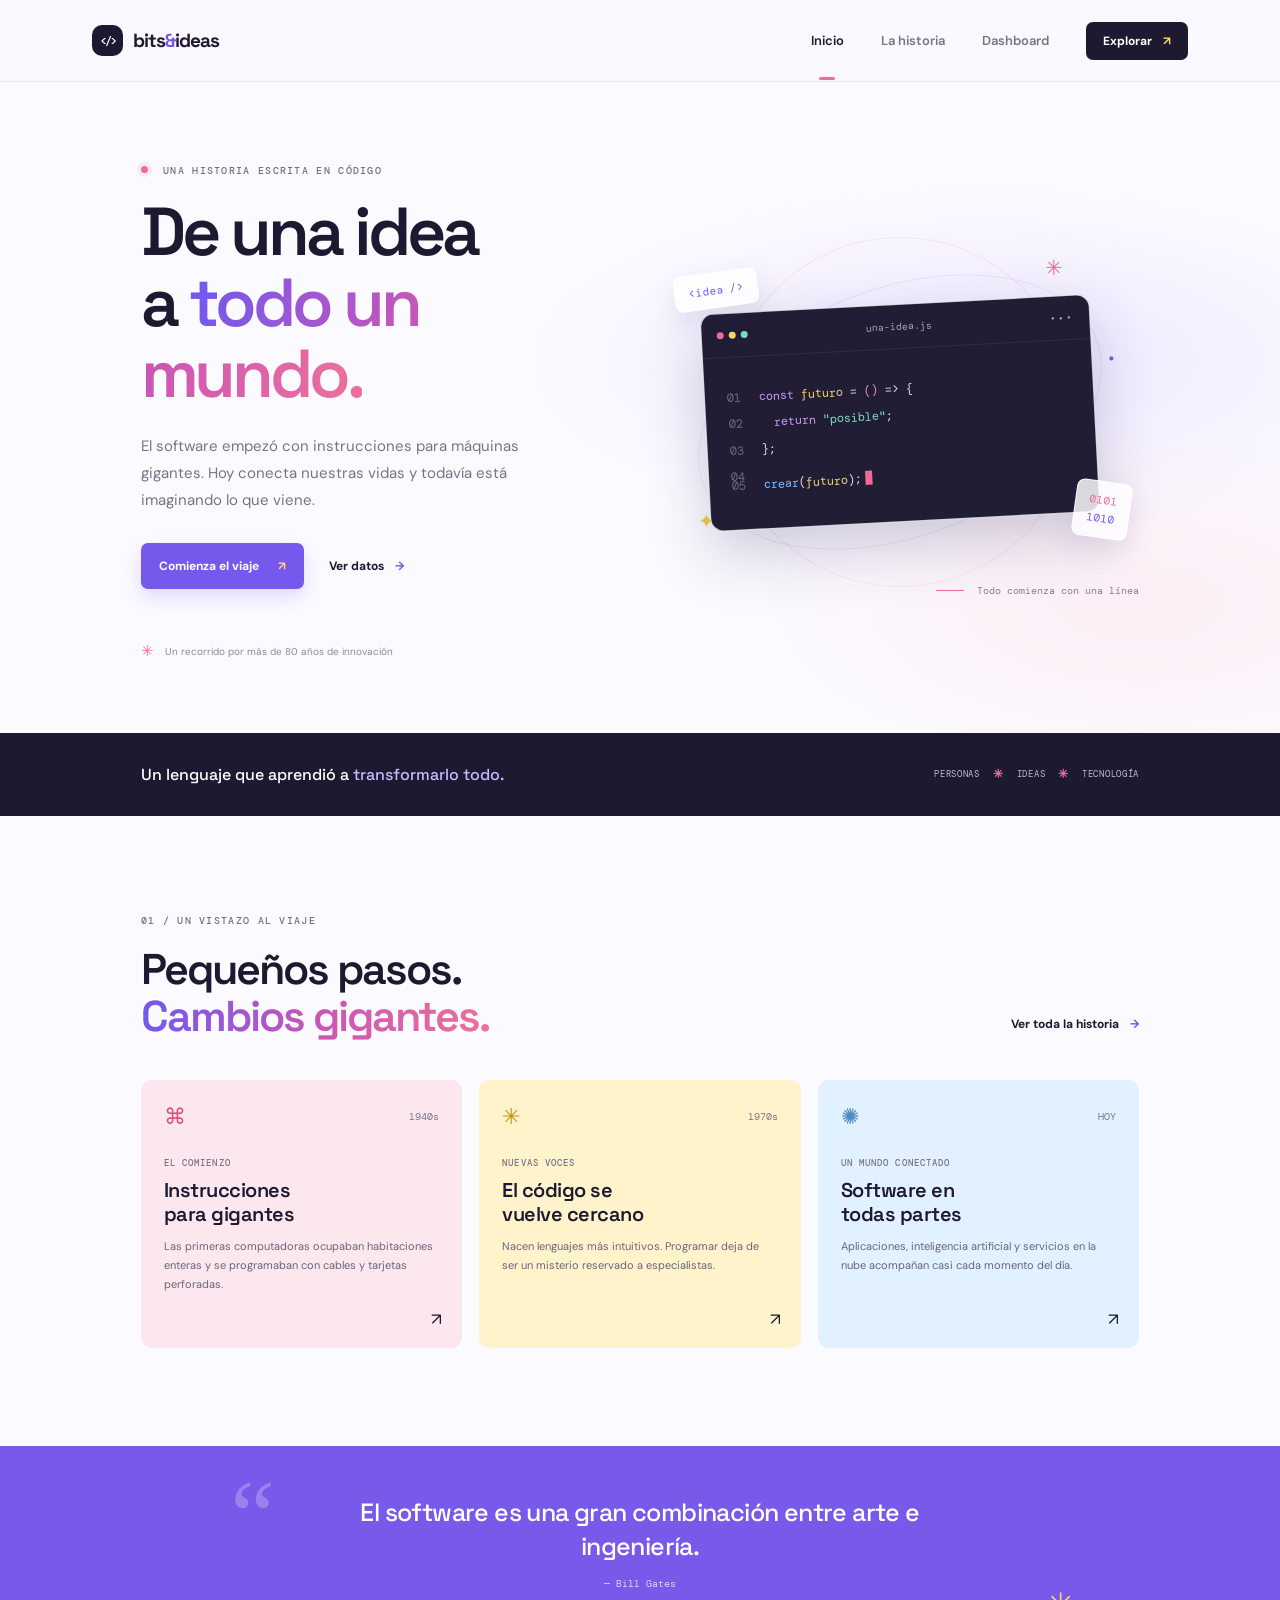
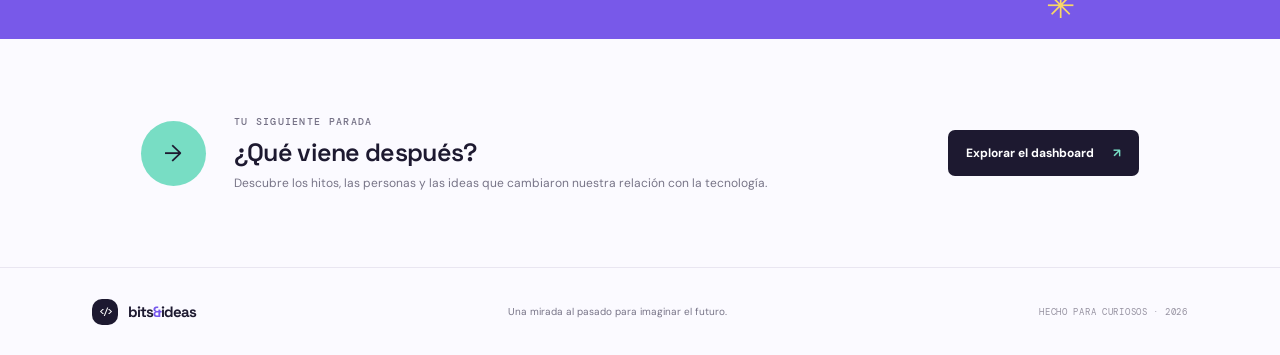
<file: index.html>
<!DOCTYPE html>
<html lang="es">
<head>
  <meta charset="UTF-8">
  <meta name="viewport" content="width=device-width, initial-scale=1.0">
  <meta name="description" content="Explora el origen, la evolución y el impacto del desarrollo de software.">
  <title>Bits &amp; Ideas — El viaje del software</title>
  <link rel="preconnect" href="https://fonts.googleapis.com">
  <link rel="preconnect" href="https://fonts.gstatic.com" crossorigin>
  <link href="https://fonts.googleapis.com/css2?family=DM+Mono:wght@400;500&family=DM+Sans:wght@400;500;600;700&family=Space+Grotesk:wght@400;500;600;700&display=swap" rel="stylesheet">
  <link rel="stylesheet" href="styles.css">
  <script src="script.js" defer></script>
</head>
<body>
  <header class="site-header">
    <a class="brand" href="index.html" aria-label="Bits e Ideas, inicio">
      <span class="brand-mark">&lt;/&gt;</span><span>bits<span class="brand-amp">&amp;</span>ideas</span>
    </a>
    <button class="menu-toggle" type="button" aria-label="Abrir menú" aria-expanded="false"><span></span><span></span></button>
    <nav class="site-nav" aria-label="Navegación principal">
      <a class="nav-link active" href="index.html">Inicio</a>
      <a class="nav-link" href="historia.html">La historia</a>
      <a class="nav-link" href="dashboard.html">Dashboard</a>
      <a class="nav-cta" href="historia.html">Explorar <span aria-hidden="true">↗</span></a>
    </nav>
  </header>

  <main>
    <section class="hero hero-home">
      <div class="hero-copy">
        <p class="eyebrow"><span class="eyebrow-dot"></span> Una historia escrita en código</p>
        <h1>De una idea<br>a <span class="text-gradient">todo un mundo.</span></h1>
        <p class="hero-description">El software empezó con instrucciones para máquinas gigantes. Hoy conecta nuestras vidas y todavía está imaginando lo que viene.</p>
        <div class="hero-actions">
          <a class="button button-primary" href="historia.html">Comienza el viaje <span aria-hidden="true">↗</span></a>
          <a class="text-link" href="dashboard.html">Ver datos <span aria-hidden="true">→</span></a>
        </div>
        <div class="hero-note"><span class="note-icon">✳</span> Un recorrido por más de 80 años de innovación</div>
      </div>
      <div class="hero-art" aria-label="Ilustración abstracta de una pantalla con código">
        <div class="orbit orbit-one"></div><div class="orbit orbit-two"></div>
        <div class="floating-chip chip-one">&lt;idea /&gt;</div>
        <div class="floating-chip chip-two">0101<span>1010</span></div>
        <div class="code-window">
          <div class="window-top"><div class="window-dots"><i></i><i></i><i></i></div><span>una-idea.js</span><span class="window-menu">•••</span></div>
          <div class="code-content">
            <div><span class="line-no">01</span><span class="code-purple">const</span> <span class="code-yellow">futuro</span> = <span class="code-pink">()</span> =&gt; {</div>
            <div><span class="line-no">02</span>&nbsp;&nbsp;<span class="code-purple">return</span> <span class="code-green">"posible"</span>;</div>
            <div><span class="line-no">03</span>};</div>
            <div class="code-spacer"><span class="line-no">04</span></div>
            <div><span class="line-no">05</span><span class="code-blue">crear</span>(<span class="code-yellow">futuro</span>);<span class="cursor"></span></div>
          </div>
        </div>
        <div class="art-caption"><span class="caption-line"></span> Todo comienza con una línea</div>
        <div class="sparkle sparkle-a">✳</div><div class="sparkle sparkle-b">✦</div><div class="sparkle sparkle-c">·</div>
      </div>
    </section>

    <section class="intro-strip">
      <p>Un lenguaje que aprendió a <span>transformarlo todo.</span></p>
      <div class="strip-tags"><span>PERSONAS</span><b>✳</b><span>IDEAS</span><b>✳</b><span>TECNOLOGÍA</span></div>
    </section>

    <section class="section journey-preview">
      <div class="section-heading">
        <div><p class="eyebrow">01 / Un vistazo al viaje</p><h2>Pequeños pasos.<br><span class="text-gradient">Cambios gigantes.</span></h2></div>
        <a class="text-link" href="historia.html">Ver toda la historia <span aria-hidden="true">→</span></a>
      </div>
      <div class="milestone-row">
        <article class="milestone-card milestone-pink">
          <div class="milestone-top"><span class="milestone-icon">⌘</span><span class="mono-label">1940s</span></div>
          <p class="card-kicker">EL COMIENZO</p><h3>Instrucciones<br>para gigantes</h3>
          <p>Las primeras computadoras ocupaban habitaciones enteras y se programaban con cables y tarjetas perforadas.</p>
          <a href="historia.html#inicios" aria-label="Conocer los inicios" class="card-arrow">↗</a>
        </article>
        <article class="milestone-card milestone-yellow">
          <div class="milestone-top"><span class="milestone-icon">✳</span><span class="mono-label">1970s</span></div>
          <p class="card-kicker">NUEVAS VOCES</p><h3>El código se<br>vuelve cercano</h3>
          <p>Nacen lenguajes más intuitivos. Programar deja de ser un misterio reservado a especialistas.</p>
          <a href="historia.html#lenguajes" aria-label="Conocer la evolución de los lenguajes" class="card-arrow">↗</a>
        </article>
        <article class="milestone-card milestone-blue">
          <div class="milestone-top"><span class="milestone-icon">✺</span><span class="mono-label">HOY</span></div>
          <p class="card-kicker">UN MUNDO CONECTADO</p><h3>Software en<br>todas partes</h3>
          <p>Aplicaciones, inteligencia artificial y servicios en la nube acompañan casi cada momento del día.</p>
          <a href="historia.html#hoy" aria-label="Conocer el software actual" class="card-arrow">↗</a>
        </article>
      </div>
    </section>

    <section class="quote-band">
      <span class="quote-mark">“</span>
      <p>El software es una gran combinación entre arte e ingeniería.</p>
      <span class="quote-credit">— Bill Gates</span>
      <span class="quote-decoration">✳</span>
    </section>

    <section class="section closing-cta">
      <div class="closing-orb">→</div>
      <div><p class="eyebrow">Tu siguiente parada</p><h2>¿Qué viene después?</h2><p>Descubre los hitos, las personas y las ideas que cambiaron nuestra relación con la tecnología.</p></div>
      <a class="button button-dark" href="dashboard.html">Explorar el dashboard <span aria-hidden="true">↗</span></a>
    </section>
  </main>

  <footer class="site-footer"><a class="brand" href="index.html"><span class="brand-mark">&lt;/&gt;</span><span>bits<span class="brand-amp">&amp;</span>ideas</span></a><p>Una mirada al pasado para imaginar el futuro.</p><span class="footer-copy">HECHO PARA CURIOSOS · 2026</span></footer>
</body>
</html>
</file>
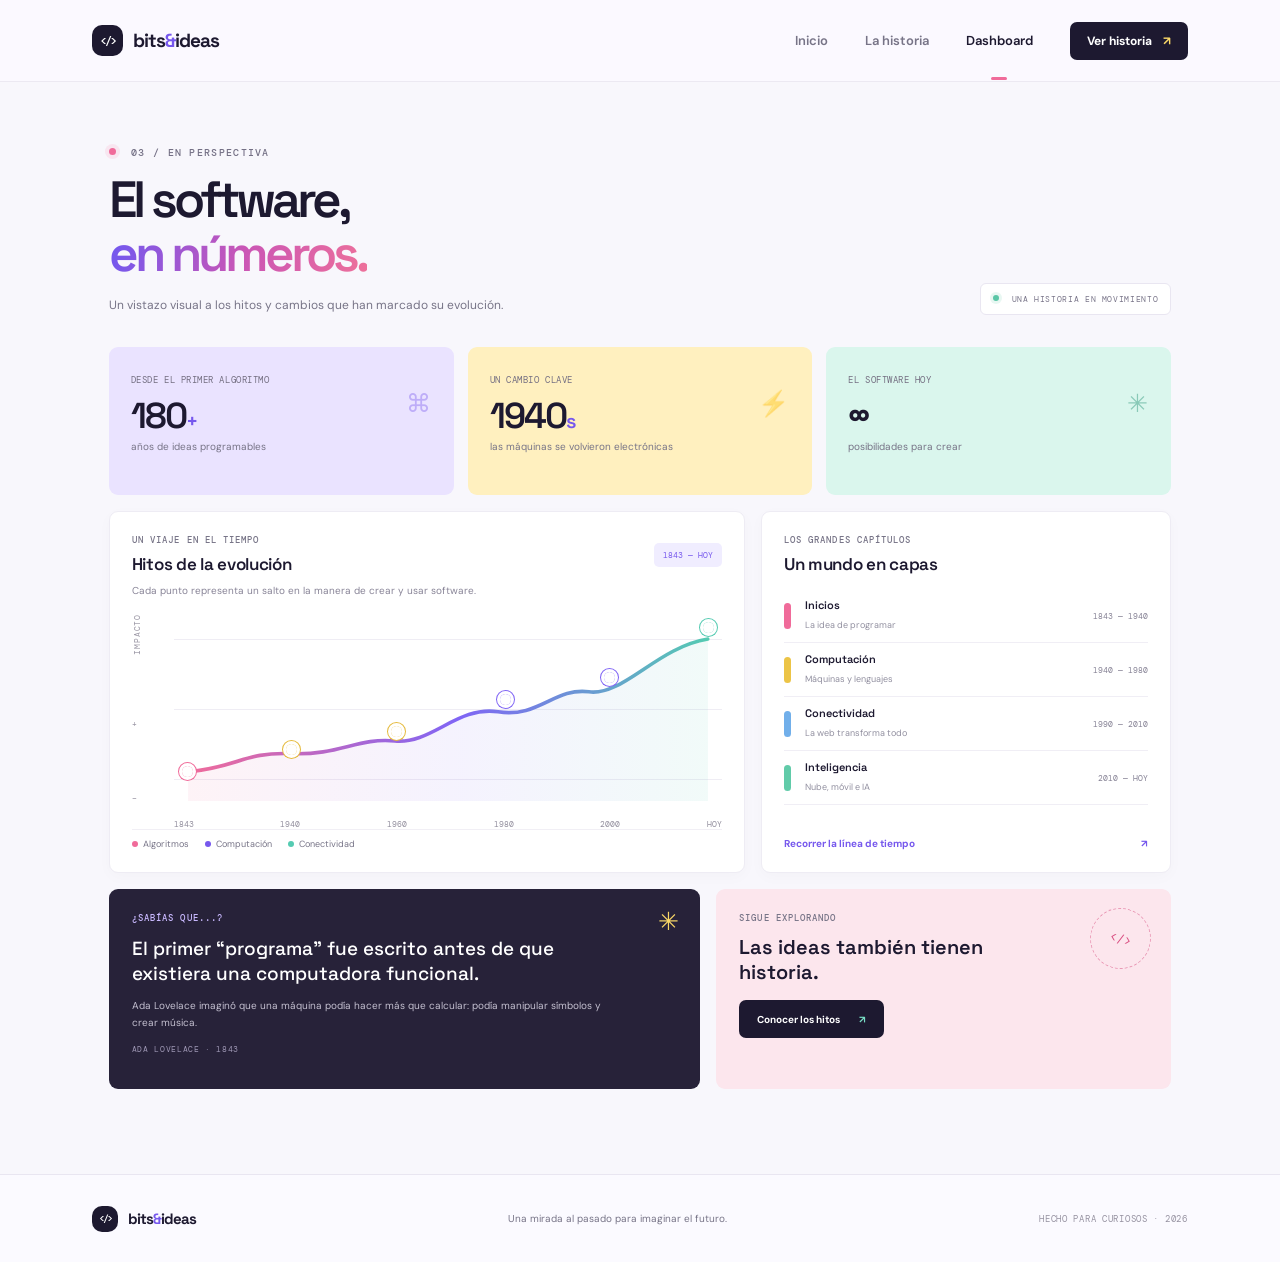
<file: dashboard.html>
<!DOCTYPE html>
<html lang="es">
<head>
  <meta charset="UTF-8">
  <meta name="viewport" content="width=device-width, initial-scale=1.0">
  <meta name="description" content="Dashboard visual para explorar hitos y tendencias en la historia del software.">
  <title>Dashboard — Bits &amp; Ideas</title>
  <link rel="preconnect" href="https://fonts.googleapis.com">
  <link rel="preconnect" href="https://fonts.gstatic.com" crossorigin>
  <link href="https://fonts.googleapis.com/css2?family=DM+Mono:wght@400;500&family=DM+Sans:wght@400;500;600;700&family=Space+Grotesk:wght@400;500;600;700&display=swap" rel="stylesheet">
  <link rel="stylesheet" href="styles.css">
  <script src="script.js" defer></script>
</head>
<body>
  <header class="site-header">
    <a class="brand" href="index.html" aria-label="Bits e Ideas, inicio"><span class="brand-mark">&lt;/&gt;</span><span>bits<span class="brand-amp">&amp;</span>ideas</span></a>
    <button class="menu-toggle" type="button" aria-label="Abrir menú" aria-expanded="false"><span></span><span></span></button>
    <nav class="site-nav" aria-label="Navegación principal">
      <a class="nav-link" href="index.html">Inicio</a><a class="nav-link" href="historia.html">La historia</a><a class="nav-link active" href="dashboard.html">Dashboard</a><a class="nav-cta" href="historia.html">Ver historia <span aria-hidden="true">↗</span></a>
    </nav>
  </header>
  <main class="dashboard-main">
    <section class="dashboard-heading">
      <div><p class="eyebrow"><span class="eyebrow-dot"></span> 03 / En perspectiva</p><h1>El software,<br><span class="text-gradient">en números.</span></h1><p>Un vistazo visual a los hitos y cambios que han marcado su evolución.</p></div>
      <div class="dashboard-date"><span class="live-dot"></span> UNA HISTORIA EN MOVIMIENTO</div>
    </section>
    <section class="stat-grid" aria-label="Indicadores destacados">
      <article class="stat-card stat-card-lilac"><span class="stat-label">DESDE EL PRIMER ALGORITMO</span><strong>180<span>+</span></strong><p>años de ideas programables</p><span class="stat-icon">⌘</span></article>
      <article class="stat-card stat-card-yellow"><span class="stat-label">UN CAMBIO CLAVE</span><strong>1940<span>s</span></strong><p>las máquinas se volvieron electrónicas</p><span class="stat-icon">⚡</span></article>
      <article class="stat-card stat-card-mint"><span class="stat-label">EL SOFTWARE HOY</span><strong>∞</strong><p>posibilidades para crear</p><span class="stat-icon">✳</span></article>
    </section>
    <section class="dashboard-grid">
      <article class="panel evolution-panel">
        <div class="panel-heading"><div><p class="panel-kicker">UN VIAJE EN EL TIEMPO</p><h2>Hitos de la evolución</h2></div><span class="panel-badge">1843 — HOY</span></div>
        <p class="panel-description">Cada punto representa un salto en la manera de crear y usar software.</p>
        <div class="chart-area" role="img" aria-label="Línea de tiempo con seis hitos principales de 1843 a la actualidad">
          <div class="chart-y-labels"><span>IMPACTO</span><span>+</span><span>−</span></div>
          <div class="chart-plot">
            <div class="chart-gridline gridline-one"></div><div class="chart-gridline gridline-two"></div><div class="chart-gridline gridline-three"></div>
            <svg class="chart-line" viewBox="0 0 700 200" preserveAspectRatio="none" aria-hidden="true"><defs><linearGradient id="lineGradient" x1="0" x2="1"><stop offset="0%" stop-color="#f06b9a"/><stop offset="52%" stop-color="#8065f5"/><stop offset="100%" stop-color="#55cbb2"/></linearGradient></defs><path d="M18 168 C85 162 89 146 150 148 S235 130 282 134 S362 95 414 102 S486 75 530 80 S617 31 682 22" fill="none" stroke="url(#lineGradient)" stroke-width="4" stroke-linecap="round"/><path d="M18 168 C85 162 89 146 150 148 S235 130 282 134 S362 95 414 102 S486 75 530 80 S617 31 682 22 L682 200 L18 200Z" fill="url(#lineGradient)" opacity=".08"/></svg>
            <button class="chart-point point-one" type="button" aria-label="1843: Ada Lovelace y el primer algoritmo" data-tip="1843 · Ada Lovelace escribe un algoritmo"><span></span></button>
            <button class="chart-point point-two" type="button" aria-label="1940: primeras computadoras electrónicas" data-tip="1940s · Primeras computadoras electrónicas"><span></span></button>
            <button class="chart-point point-three" type="button" aria-label="1950: nacimiento de lenguajes de programación" data-tip="1950s · FORTRAN y COBOL"><span></span></button>
            <button class="chart-point point-four" type="button" aria-label="1980: expansión de computadores personales" data-tip="1980s · El computador llega a más hogares"><span></span></button>
            <button class="chart-point point-five" type="button" aria-label="1995: expansión de la web" data-tip="1990s · La web conecta el mundo"><span></span></button>
            <button class="chart-point point-six" type="button" aria-label="Hoy: software en todas partes" data-tip="HOY · Nube, móviles e inteligencia artificial"><span></span></button>
            <div class="chart-x-labels"><span>1843</span><span>1940</span><span>1960</span><span>1980</span><span>2000</span><span>HOY</span></div>
          </div>
        </div>
        <div class="chart-legend"><span><i class="legend-dot legend-pink"></i> Algoritmos</span><span><i class="legend-dot legend-purple"></i> Computación</span><span><i class="legend-dot legend-green"></i> Conectividad</span></div>
      </article>
      <article class="panel eras-panel">
        <div class="panel-heading"><div><p class="panel-kicker">LOS GRANDES CAPÍTULOS</p><h2>Un mundo en capas</h2></div></div>
        <div class="era-list">
          <div class="era-item"><span class="era-color era-pink"></span><div><strong>Inicios</strong><small>La idea de programar</small></div><span class="era-years">1843 — 1940</span></div>
          <div class="era-item"><span class="era-color era-yellow"></span><div><strong>Computación</strong><small>Máquinas y lenguajes</small></div><span class="era-years">1940 — 1980</span></div>
          <div class="era-item"><span class="era-color era-blue"></span><div><strong>Conectividad</strong><small>La web transforma todo</small></div><span class="era-years">1990 — 2010</span></div>
          <div class="era-item"><span class="era-color era-green"></span><div><strong>Inteligencia</strong><small>Nube, móvil e IA</small></div><span class="era-years">2010 — HOY</span></div>
        </div>
        <a class="panel-link" href="historia.html">Recorrer la línea de tiempo <span aria-hidden="true">↗</span></a>
      </article>
    </section>
    <section class="dashboard-bottom">
      <article class="fact-card"><span class="fact-sparkle">✳</span><p class="panel-kicker">¿SABÍAS QUE...?</p><h2>El primer “programa” fue escrito antes de que existiera una computadora funcional.</h2><p>Ada Lovelace imaginó que una máquina podía hacer más que calcular: podía manipular símbolos y crear música.</p><span class="fact-source">ADA LOVELACE · 1843</span></article>
      <article class="next-card"><div class="next-card-graphic">&lt;/&gt;</div><p class="panel-kicker">SIGUE EXPLORANDO</p><h2>Las ideas también tienen historia.</h2><a class="button button-dark" href="historia.html">Conocer los hitos <span aria-hidden="true">↗</span></a></article>
    </section>
  </main>
  <footer class="site-footer"><a class="brand" href="index.html"><span class="brand-mark">&lt;/&gt;</span><span>bits<span class="brand-amp">&amp;</span>ideas</span></a><p>Una mirada al pasado para imaginar el futuro.</p><span class="footer-copy">HECHO PARA CURIOSOS · 2026</span></footer>
</body>
</html>
</file>
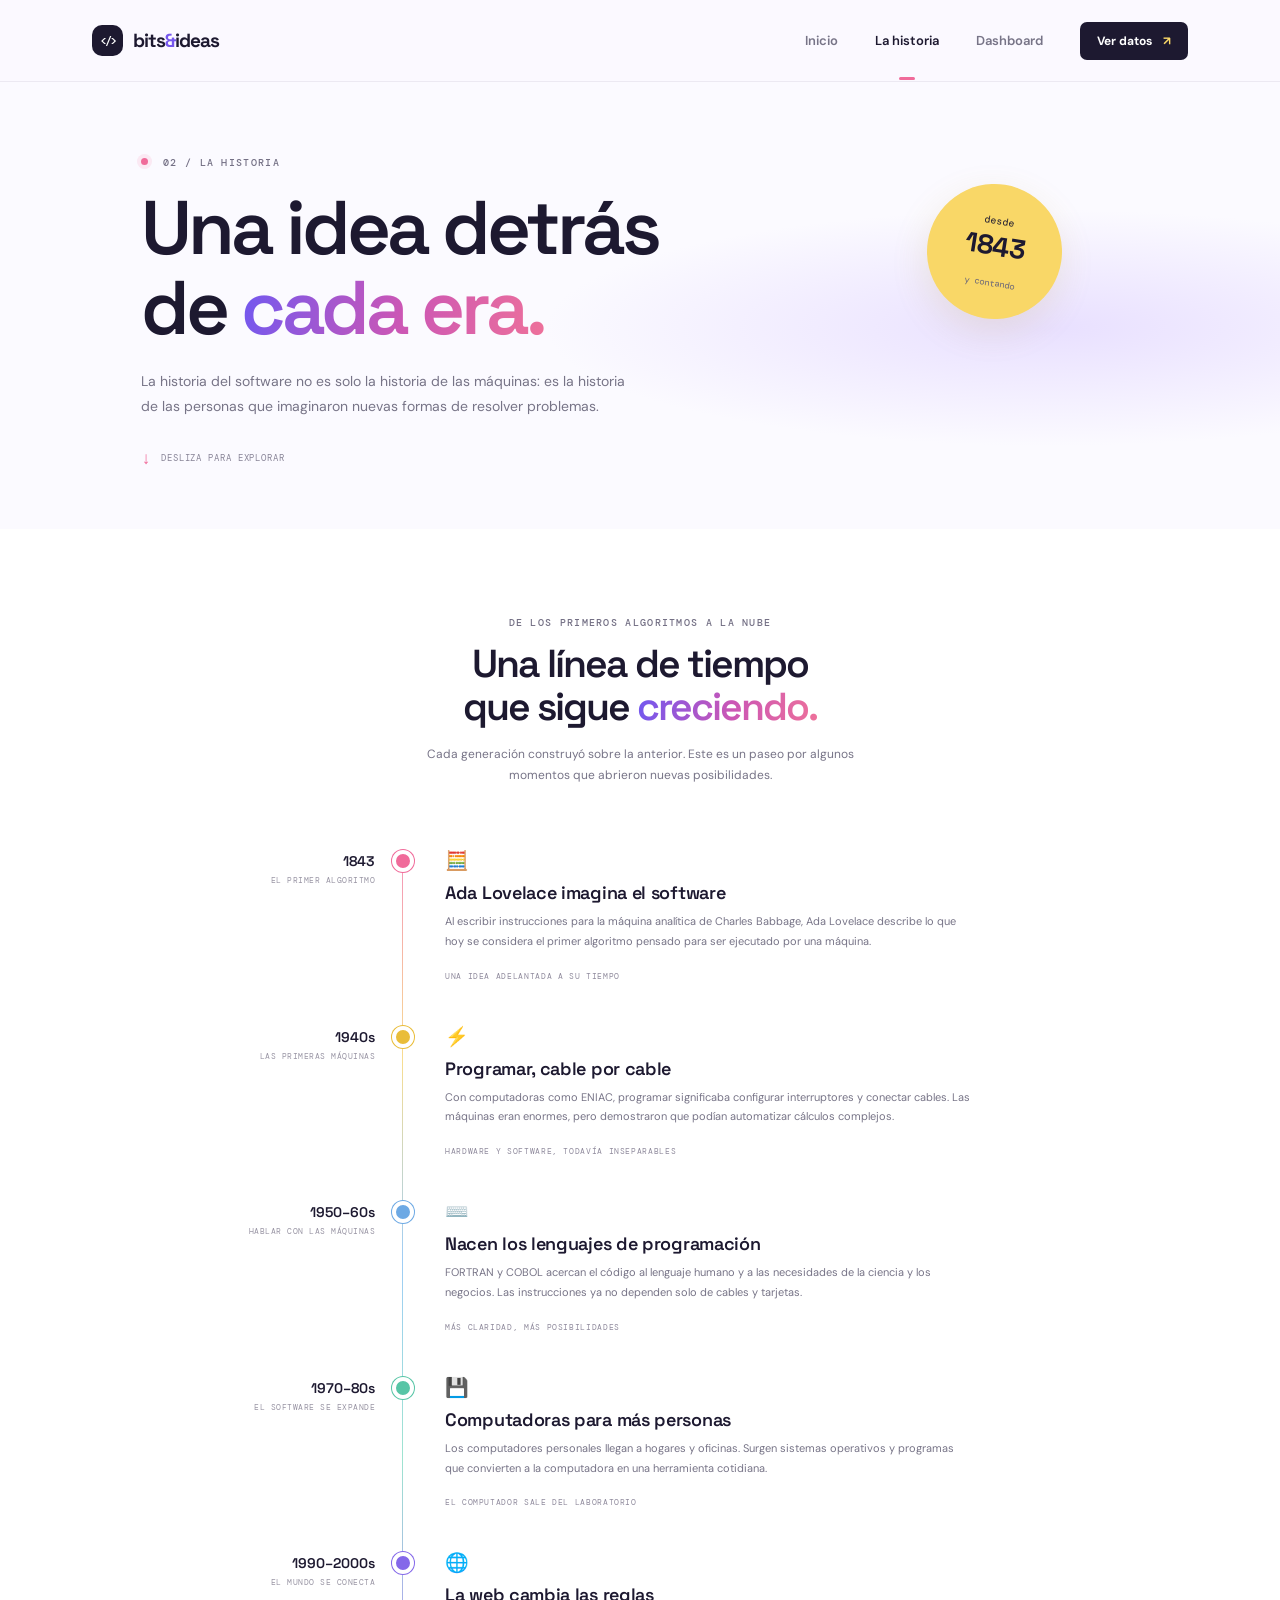
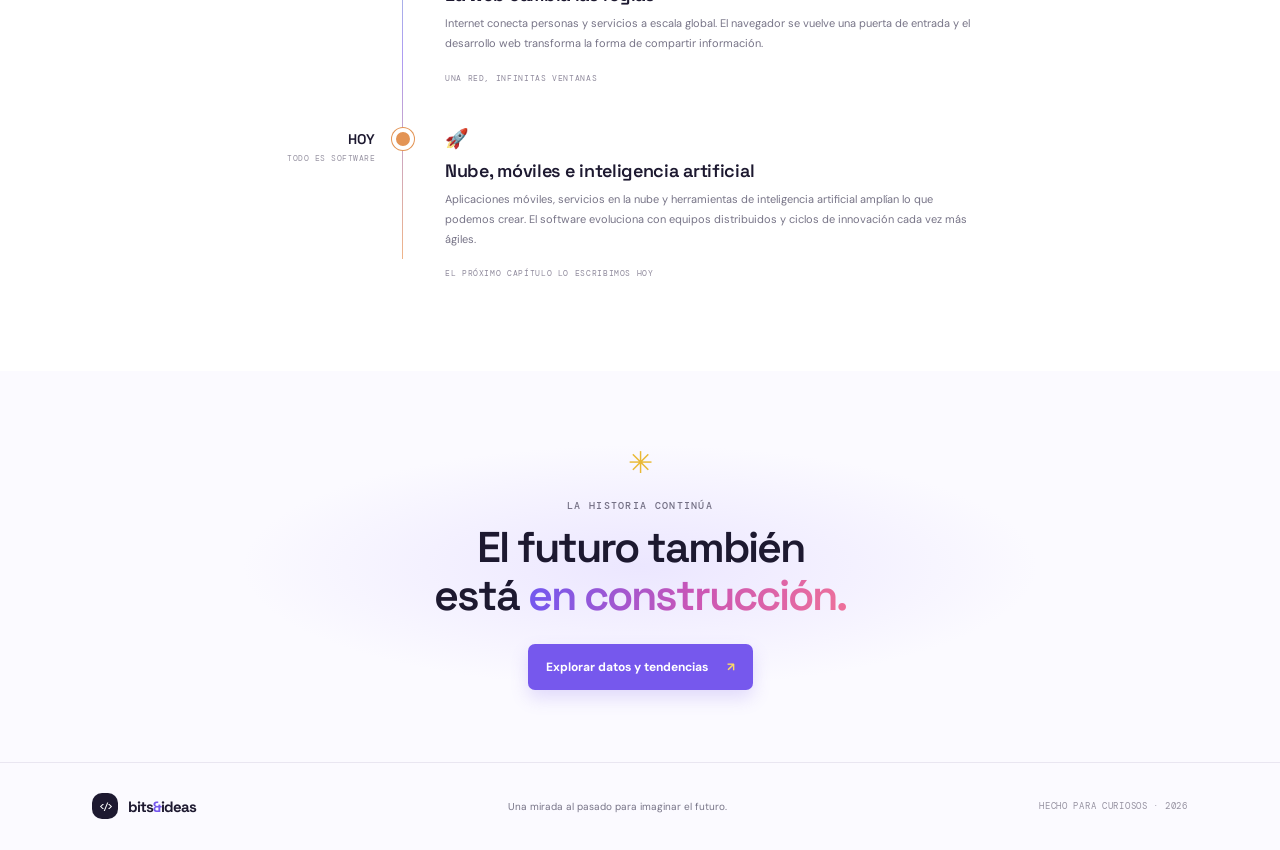
<file: historia.html>
<!DOCTYPE html>
<html lang="es">
<head>
  <meta charset="UTF-8">
  <meta name="viewport" content="width=device-width, initial-scale=1.0">
  <meta name="description" content="Un recorrido por los inicios y la evolución del desarrollo de software.">
  <title>La historia — Bits &amp; Ideas</title>
  <link rel="preconnect" href="https://fonts.googleapis.com">
  <link rel="preconnect" href="https://fonts.gstatic.com" crossorigin>
  <link href="https://fonts.googleapis.com/css2?family=DM+Mono:wght@400;500&family=DM+Sans:wght@400;500;600;700&family=Space+Grotesk:wght@400;500;600;700&display=swap" rel="stylesheet">
  <link rel="stylesheet" href="styles.css">
  <script src="script.js" defer></script>
</head>
<body>
  <header class="site-header">
    <a class="brand" href="index.html" aria-label="Bits e Ideas, inicio"><span class="brand-mark">&lt;/&gt;</span><span>bits<span class="brand-amp">&amp;</span>ideas</span></a>
    <button class="menu-toggle" type="button" aria-label="Abrir menú" aria-expanded="false"><span></span><span></span></button>
    <nav class="site-nav" aria-label="Navegación principal">
      <a class="nav-link" href="index.html">Inicio</a><a class="nav-link active" href="historia.html">La historia</a><a class="nav-link" href="dashboard.html">Dashboard</a><a class="nav-cta" href="dashboard.html">Ver datos <span aria-hidden="true">↗</span></a>
    </nav>
  </header>
  <main>
    <section class="page-hero history-hero">
      <p class="eyebrow"><span class="eyebrow-dot"></span> 02 / La historia</p>
      <h1>Una idea detrás<br>de <span class="text-gradient">cada era.</span></h1>
      <p>La historia del software no es solo la historia de las máquinas: es la historia de las personas que imaginaron nuevas formas de resolver problemas.</p>
      <a class="scroll-hint" href="#inicios"><span>↓</span> DESLIZA PARA EXPLORAR</a>
      <div class="history-hero-sticker">desde<br><strong>1843</strong><br><span>y contando</span></div>
    </section>

    <section class="timeline-section section" id="inicios">
      <div class="timeline-intro"><p class="eyebrow">De los primeros algoritmos a la nube</p><h2>Una línea de tiempo<br>que sigue <span class="text-gradient">creciendo.</span></h2><p>Cada generación construyó sobre la anterior. Este es un paseo por algunos momentos que abrieron nuevas posibilidades.</p></div>
      <div class="timeline">
        <article class="timeline-item">
          <div class="timeline-date">1843 <span>EL PRIMER ALGORITMO</span></div><div class="timeline-dot dot-pink"></div>
          <div class="timeline-content"><span class="timeline-emoji">🧮</span><h3>Ada Lovelace imagina el software</h3><p>Al escribir instrucciones para la máquina analítica de Charles Babbage, Ada Lovelace describe lo que hoy se considera el primer algoritmo pensado para ser ejecutado por una máquina.</p><span class="timeline-tag">UNA IDEA ADELANTADA A SU TIEMPO</span></div>
        </article>
        <article class="timeline-item">
          <div class="timeline-date">1940s <span>LAS PRIMERAS MÁQUINAS</span></div><div class="timeline-dot dot-yellow"></div>
          <div class="timeline-content"><span class="timeline-emoji">⚡</span><h3>Programar, cable por cable</h3><p>Con computadoras como ENIAC, programar significaba configurar interruptores y conectar cables. Las máquinas eran enormes, pero demostraron que podían automatizar cálculos complejos.</p><span class="timeline-tag">HARDWARE Y SOFTWARE, TODAVÍA INSEPARABLES</span></div>
        </article>
        <article class="timeline-item" id="lenguajes">
          <div class="timeline-date">1950–60s <span>HABLAR CON LAS MÁQUINAS</span></div><div class="timeline-dot dot-blue"></div>
          <div class="timeline-content"><span class="timeline-emoji">⌨️</span><h3>Nacen los lenguajes de programación</h3><p>FORTRAN y COBOL acercan el código al lenguaje humano y a las necesidades de la ciencia y los negocios. Las instrucciones ya no dependen solo de cables y tarjetas.</p><span class="timeline-tag">MÁS CLARIDAD, MÁS POSIBILIDADES</span></div>
        </article>
        <article class="timeline-item">
          <div class="timeline-date">1970–80s <span>EL SOFTWARE SE EXPANDE</span></div><div class="timeline-dot dot-green"></div>
          <div class="timeline-content"><span class="timeline-emoji">💾</span><h3>Computadoras para más personas</h3><p>Los computadores personales llegan a hogares y oficinas. Surgen sistemas operativos y programas que convierten a la computadora en una herramienta cotidiana.</p><span class="timeline-tag">EL COMPUTADOR SALE DEL LABORATORIO</span></div>
        </article>
        <article class="timeline-item">
          <div class="timeline-date">1990–2000s <span>EL MUNDO SE CONECTA</span></div><div class="timeline-dot dot-purple"></div>
          <div class="timeline-content"><span class="timeline-emoji">🌐</span><h3>La web cambia las reglas</h3><p>Internet conecta personas y servicios a escala global. El navegador se vuelve una puerta de entrada y el desarrollo web transforma la forma de compartir información.</p><span class="timeline-tag">UNA RED, INFINITAS VENTANAS</span></div>
        </article>
        <article class="timeline-item" id="hoy">
          <div class="timeline-date">HOY <span>TODO ES SOFTWARE</span></div><div class="timeline-dot dot-orange"></div>
          <div class="timeline-content"><span class="timeline-emoji">🚀</span><h3>Nube, móviles e inteligencia artificial</h3><p>Aplicaciones móviles, servicios en la nube y herramientas de inteligencia artificial amplían lo que podemos crear. El software evoluciona con equipos distribuidos y ciclos de innovación cada vez más ágiles.</p><span class="timeline-tag">EL PRÓXIMO CAPÍTULO LO ESCRIBIMOS HOY</span></div>
        </article>
      </div>
    </section>
    <section class="history-outro">
      <div class="outro-star">✳</div><p class="eyebrow">La historia continúa</p><h2>El futuro también<br>está <span class="text-gradient">en construcción.</span></h2><a class="button button-primary" href="dashboard.html">Explorar datos y tendencias <span aria-hidden="true">↗</span></a>
    </section>
  </main>
  <footer class="site-footer"><a class="brand" href="index.html"><span class="brand-mark">&lt;/&gt;</span><span>bits<span class="brand-amp">&amp;</span>ideas</span></a><p>Una mirada al pasado para imaginar el futuro.</p><span class="footer-copy">HECHO PARA CURIOSOS · 2026</span></footer>
</body>
</html>
</file>
<file: styles.css>
:root {
  color-scheme: light;
  --ink: #1d1930;
  --muted: #777487;
  --paper: #fbfaff;
  --purple: #7658ed;
  --pink: #f06b9a;
  --yellow: #f9d767;
  --mint: #78ddc4;
  --blue: #79b9f4;
  --line: #e9e6f1;
  --display: "Space Grotesk", sans-serif;
  --body: "DM Sans", sans-serif;
  --mono: "DM Mono", monospace;
}

* { box-sizing: border-box; }
html { scroll-behavior: smooth; }
body { margin: 0; background: var(--paper); color: var(--ink); font-family: var(--body); -webkit-font-smoothing: antialiased; }
a { color: inherit; text-decoration: none; }
button { font: inherit; }
.site-header { height: 82px; padding: 0 7.2%; display: flex; align-items: center; justify-content: space-between; border-bottom: 1px solid rgba(47, 34, 80, .07); position: relative; z-index: 5; background: rgba(251, 250, 255, .9); }
.brand { display: inline-flex; gap: 10px; align-items: center; font: 700 19px var(--display); letter-spacing: -1px; }
.brand-mark { width: 31px; height: 31px; display: grid; place-items: center; border-radius: 10px; background: var(--ink); color: white; font: 500 12px var(--mono); letter-spacing: -2px; }
.brand-amp { color: var(--purple); }
.site-nav { display: flex; align-items: center; gap: 37px; }
.nav-link { color: #777487; font-size: 13px; font-weight: 600; transition: color .2s ease; }
.nav-link:hover, .nav-link.active { color: var(--ink); }
.nav-link.active { position: relative; }
.nav-link.active::after { content: ""; height: 3px; width: 16px; border-radius: 4px; background: var(--pink); position: absolute; bottom: -31px; left: calc(50% - 8px); }
.nav-cta { padding: 11px 17px; color: white; background: var(--ink); border-radius: 7px; font-size: 12px; font-weight: 700; transition: transform .2s, background .2s; }
.nav-cta:hover, .button:hover { transform: translateY(-2px); }
.nav-cta span { margin-left: 8px; color: var(--yellow); }
.menu-toggle { display: none; }
.hero { min-height: 595px; padding: 82px 11% 72px; display: grid; grid-template-columns: 1fr 1fr; align-items: center; gap: 4%; overflow: hidden; }
.hero-home { background: radial-gradient(ellipse at 77% 43%, rgba(210, 192, 255, .32), transparent 34%), radial-gradient(ellipse at 89% 80%, rgba(255, 213, 223, .33), transparent 24%), var(--paper); }
.eyebrow { margin: 0 0 19px; color: #747085; font: 500 10px var(--mono); letter-spacing: .13em; text-transform: uppercase; }
.eyebrow-dot, .live-dot { display: inline-block; height: 7px; width: 7px; margin-right: 8px; border-radius: 50%; background: var(--pink); box-shadow: 0 0 0 4px rgba(240, 107, 154, .12); vertical-align: 1px; }
h1, h2, h3, p { margin-top: 0; }
.hero h1, .page-hero h1, .dashboard-heading h1 { margin: 0; font: 600 clamp(48px, 5.3vw, 72px)/1.05 var(--display); letter-spacing: -4px; }
.text-gradient { color: var(--purple); background: linear-gradient(100deg, #7658ed 4%, #cb56b5 53%, #ee719a 100%); background-clip: text; -webkit-background-clip: text; -webkit-text-fill-color: transparent; }
.hero-description { max-width: 430px; margin: 23px 0 29px; color: var(--muted); font-size: 15px; line-height: 1.8; }
.hero-actions { display: flex; align-items: center; gap: 25px; }
.button { min-height: 46px; padding: 0 18px; display: inline-flex; gap: 19px; align-items: center; justify-content: center; border-radius: 7px; font-size: 12px; font-weight: 700; transition: transform .2s, box-shadow .2s; }
.button-primary { background: var(--purple); color: white; box-shadow: 0 8px 18px rgba(118, 88, 237, .2); }
.button-primary span { color: var(--yellow); }
.button-dark { background: var(--ink); color: white; }
.button-dark span { color: var(--mint); }
.text-link { font-size: 12px; font-weight: 700; }
.text-link span { margin-left: 8px; color: var(--purple); }
.hero-note { margin-top: 52px; color: #8d899b; font-size: 10px; }
.note-icon { margin-right: 8px; color: var(--pink); font-size: 15px; vertical-align: -1px; }
.hero-art { min-height: 390px; position: relative; display: grid; place-items: center; }
.orbit { position: absolute; border: 1px solid rgba(129, 99, 231, .13); border-radius: 50%; transform: rotate(-20deg); }
.orbit-one { width: 420px; height: 250px; }
.orbit-two { width: 350px; height: 350px; border-color: rgba(240, 107, 154, .13); transform: rotate(45deg); }
.code-window { position: relative; width: min(390px, 92%); border: 1px solid rgba(255, 255, 255, .8); border-radius: 13px; overflow: hidden; background: #211d35; box-shadow: 0 24px 60px rgba(49, 37, 89, .22); transform: rotate(-3deg); z-index: 1; }
.window-top { height: 44px; padding: 0 15px; display: flex; align-items: center; justify-content: space-between; color: #a7a2b9; border-bottom: 1px solid rgba(255,255,255,.07); font: 10px var(--mono); }
.window-dots { display: flex; gap: 5px; }
.window-dots i { width: 7px; height: 7px; border-radius: 50%; background: #f06b9a; }.window-dots i:nth-child(2) { background: #f9d767; }.window-dots i:nth-child(3) { background: #78ddc4; }
.window-menu { letter-spacing: 2px; }
.code-content { padding: 27px 22px 30px; color: #e1deee; font: 12px/2.2 var(--mono); }
.line-no { display: inline-block; width: 32px; color: #716b86; user-select: none; }
.code-purple { color: #ca9cf3; }.code-yellow { color: #f6d274; }.code-pink { color: #f28bae; }.code-green { color: #80dbc2; }.code-blue { color: #82bfff; }
.code-spacer { height: 9px; }
.cursor { display: inline-block; width: 7px; height: 14px; margin-left: 4px; background: var(--pink); vertical-align: -2px; animation: blink 1s steps(2, start) infinite; }
@keyframes blink { to { visibility: hidden; } }
.floating-chip { position: absolute; z-index: 2; padding: 10px 13px; border: 1px solid rgba(255,255,255,.8); border-radius: 8px; background: rgba(255,255,255,.83); box-shadow: 0 12px 28px rgba(49,37,89,.1); font: 11px var(--mono); }
.chip-one { top: 55px; left: 3%; color: var(--purple); transform: rotate(-8deg); }.chip-two { right: 2%; bottom: 69px; color: var(--pink); line-height: 1.6; transform: rotate(8deg); }.chip-two span { display: block; color: var(--purple); }
.art-caption { position: absolute; right: 0; bottom: 10px; color: #858195; font: 10px var(--mono); }
.caption-line { display: inline-block; width: 28px; height: 1px; margin: 0 7px 3px 0; background: var(--pink); }
.sparkle { position: absolute; color: var(--pink); }.sparkle-a { top: 37px; right: 16%; font-size: 21px; }.sparkle-b { left: 8%; bottom: 73px; color: #f3c94c; font-size: 20px; }.sparkle-c { right: 5%; top: 30%; color: var(--purple); font-size: 36px; }
.intro-strip { min-height: 83px; padding: 20px 11%; display: flex; justify-content: space-between; align-items: center; gap: 20px; color: white; background: var(--ink); }
.intro-strip p { margin: 0; font: 500 16px var(--display); }.intro-strip p span { color: #c9b9ff; }
.strip-tags { display: flex; align-items: center; gap: 13px; color: #c1bdcf; font: 9px var(--mono); letter-spacing: .08em; }.strip-tags b { color: var(--pink); font-size: 12px; }
.section { padding: 98px 11%; }
.section-heading { display: flex; align-items: end; justify-content: space-between; margin-bottom: 40px; }
.section-heading h2, .timeline-intro h2, .history-outro h2 { margin: 0; font: 600 43px/1.1 var(--display); letter-spacing: -2px; }
.section-heading .text-link { margin-bottom: 8px; }
.milestone-row { display: grid; grid-template-columns: repeat(3, 1fr); gap: 17px; }
.milestone-card { position: relative; min-height: 268px; padding: 22px 23px 25px; border-radius: 11px; transition: transform .25s, box-shadow .25s; }
.milestone-card:hover { transform: translateY(-5px); box-shadow: 0 16px 35px rgba(42, 34, 73, .1); }
.milestone-pink { background: #fde7ef; }.milestone-yellow { background: #fff3cc; }.milestone-blue { background: #e1f1ff; }
.milestone-top { display: flex; justify-content: space-between; align-items: center; }.milestone-icon { font-size: 22px; }.milestone-pink .milestone-icon { color: #d94d80; }.milestone-yellow .milestone-icon { color: #c09418; }.milestone-blue .milestone-icon { color: #5089c4; }
.mono-label { color: #777487; font: 10px var(--mono); }
.card-kicker, .panel-kicker { margin: 26px 0 9px; color: #777487; font: 500 9px var(--mono); letter-spacing: .12em; }
.milestone-card h3 { margin: 0 0 11px; font: 600 20px/1.2 var(--display); letter-spacing: -.5px; }
.milestone-card > p:last-of-type { max-width: 300px; margin: 0; color: #686579; font-size: 11px; line-height: 1.7; }
.card-arrow { position: absolute; right: 20px; bottom: 18px; color: var(--ink); font-size: 17px; }
.quote-band { position: relative; min-height: 193px; padding: 45px 17%; display: flex; flex-direction: column; justify-content: center; align-items: center; overflow: hidden; color: white; background: #7859e9; text-align: center; }
.quote-band p { max-width: 670px; margin: 0 0 13px; font: 500 25px/1.35 var(--display); letter-spacing: -.6px; }.quote-mark { position: absolute; top: 12px; left: 18%; color: rgba(255,255,255,.25); font: 100px Georgia; }.quote-credit { color: #ddd4ff; font: 10px var(--mono); }.quote-decoration { position: absolute; right: 16%; bottom: 10px; color: var(--yellow); font-size: 35px; }
.closing-cta { display: flex; align-items: center; gap: 28px; padding-top: 76px; padding-bottom: 76px; }
.closing-orb { width: 65px; height: 65px; flex: 0 0 auto; display: grid; place-items: center; border-radius: 50%; color: var(--ink); background: var(--mint); font-size: 23px; }
.closing-cta .eyebrow { margin-bottom: 8px; }.closing-cta h2 { margin: 0 0 7px; font: 600 25px var(--display); letter-spacing: -.7px; }.closing-cta p:last-child { margin: 0; color: var(--muted); font-size: 12px; }.closing-cta .button { margin-left: auto; }
.site-footer { min-height: 88px; padding: 20px 7.2%; display: flex; align-items: center; justify-content: space-between; gap: 20px; border-top: 1px solid var(--line); }
.site-footer .brand { font-size: 15px; }.site-footer .brand-mark { width: 26px; height: 26px; font-size: 10px; }.site-footer p { margin: 0; color: var(--muted); font-size: 10px; }.footer-copy { color: #9692a1; font: 9px var(--mono); letter-spacing: .08em; }

/* Historia */
.page-hero { position: relative; min-height: 395px; padding: 74px 11% 60px; overflow: hidden; background: radial-gradient(ellipse at 82% 55%, rgba(210, 192, 255, .45), transparent 34%), var(--paper); }
.page-hero h1 { font-size: clamp(48px, 6vw, 76px); }.page-hero > p:not(.eyebrow) { max-width: 490px; margin: 21px 0 0; color: var(--muted); font-size: 14px; line-height: 1.8; }
.scroll-hint { display: inline-flex; gap: 9px; align-items: center; margin-top: 28px; color: #888497; font: 9px var(--mono); letter-spacing: .1em; }.scroll-hint span { color: var(--pink); font-size: 17px; }
.history-hero-sticker { position: absolute; right: 17%; top: 102px; width: 135px; height: 135px; display: flex; flex-direction: column; justify-content: center; align-items: center; border-radius: 50%; color: var(--ink); background: var(--yellow); text-align: center; font: 10px var(--mono); line-height: 1.4; transform: rotate(9deg); box-shadow: 0 12px 35px rgba(181, 148, 48, .15); }.history-hero-sticker strong { font: 700 27px var(--display); }.history-hero-sticker span { color: #686579; font-size: 9px; }
.timeline-section { padding-top: 87px; padding-bottom: 90px; background: white; }.timeline-intro { max-width: 630px; margin: 0 auto 61px; text-align: center; }.timeline-intro .eyebrow { margin-bottom: 14px; }.timeline-intro h2 { font-size: 39px; }.timeline-intro > p:last-child { max-width: 490px; margin: 15px auto 0; color: var(--muted); font-size: 12px; line-height: 1.8; }
.timeline { max-width: 830px; margin: 0 auto; position: relative; }.timeline::before { content: ""; position: absolute; top: 12px; bottom: 22px; left: 177px; width: 1px; background: linear-gradient(var(--pink), #f5cf61, #76b8f2, #75d8bc, #8b70ed, #e99456); opacity: .7; }
.timeline-item { position: relative; display: grid; grid-template-columns: 150px 55px 1fr; gap: 0; padding-bottom: 40px; }.timeline-item:last-child { padding-bottom: 0; }.timeline-date { padding-top: 4px; text-align: right; font: 600 14px var(--display); }.timeline-date span { display: block; margin-top: 5px; color: #9995a4; font: 8px var(--mono); letter-spacing: .06em; }.timeline-dot { position: relative; z-index: 1; justify-self: center; margin-top: 2px; width: 14px; height: 14px; border: 4px solid white; border-radius: 50%; box-sizing: content-box; }.dot-pink { background: var(--pink); box-shadow: 0 0 0 1px var(--pink); }.dot-yellow { background: #e9bd39; box-shadow: 0 0 0 1px #e9bd39; }.dot-blue { background: #6da9e4; box-shadow: 0 0 0 1px #6da9e4; }.dot-green { background: #57c5a6; box-shadow: 0 0 0 1px #57c5a6; }.dot-purple { background: #8468e9; box-shadow: 0 0 0 1px #8468e9; }.dot-orange { background: #e39455; box-shadow: 0 0 0 1px #e39455; }
.timeline-content { padding: 0 0 0 15px; }.timeline-emoji { font-size: 19px; }.timeline-content h3 { margin: 8px 0; font: 600 18px var(--display); letter-spacing: -.3px; }.timeline-content p { max-width: 530px; margin: 0 0 11px; color: #777487; font-size: 11px; line-height: 1.8; }.timeline-tag { color: #908b9d; font: 8px var(--mono); letter-spacing: .08em; }
.history-outro { min-height: 380px; padding: 72px 20px; display: flex; flex-direction: column; align-items: center; justify-content: center; background: radial-gradient(ellipse at 50% 50%, rgba(207, 194, 255, .35), transparent 44%); text-align: center; }.history-outro .eyebrow { margin: 17px 0 12px; }.history-outro h2 { margin-bottom: 25px; }.outro-star { color: #e9b935; font-size: 30px; }

/* Dashboard */
.dashboard-main { padding: 64px 8.5% 85px; background: #f8f7fc; min-height: calc(100vh - 170px); }.dashboard-heading { display: flex; justify-content: space-between; align-items: end; margin-bottom: 32px; }.dashboard-heading .eyebrow { margin-bottom: 14px; }.dashboard-heading h1 { font-size: 51px; }.dashboard-heading > div:first-child > p:last-child { max-width: 450px; margin: 15px 0 0; color: var(--muted); font-size: 12px; line-height: 1.7; }.dashboard-date { padding: 10px 12px; border: 1px solid var(--line); border-radius: 6px; color: #797589; background: white; font: 8px var(--mono); letter-spacing: .08em; }.live-dot { width: 6px; height: 6px; margin-right: 7px; background: #5ac6a6; box-shadow: 0 0 0 3px rgba(90,198,166,.14); }
.stat-grid { display: grid; grid-template-columns: repeat(3, 1fr); gap: 14px; margin-bottom: 16px; }.stat-card { min-height: 148px; padding: 20px 22px; position: relative; overflow: hidden; border-radius: 9px; }.stat-card-lilac { background: #eae3ff; }.stat-card-yellow { background: #fff0bf; }.stat-card-mint { background: #daf6ed; }.stat-label { color: #746f82; font: 9px var(--mono); letter-spacing: .06em; }.stat-card strong { display: block; margin-top: 10px; font: 600 36px/1 var(--display); letter-spacing: -2px; }.stat-card strong span { color: var(--purple); font-size: 20px; }.stat-card p { margin: 6px 0 0; color: #777487; font-size: 10px; }.stat-icon { position: absolute; top: 40px; right: 23px; color: rgba(118,88,237,.38); font-size: 25px; }.stat-card-yellow .stat-icon { color: rgba(185,142,24,.5); }.stat-card-mint .stat-icon { color: rgba(38,147,118,.45); }
.dashboard-grid { display: grid; grid-template-columns: 1.55fr 1fr; gap: 16px; }.panel { padding: 22px; border: 1px solid #eeecf4; border-radius: 9px; background: white; box-shadow: 0 4px 15px rgba(35, 29, 63, .025); }.panel-heading { display: flex; justify-content: space-between; align-items: center; }.panel-heading .panel-kicker { margin: 0 0 7px; }.panel-heading h2 { margin: 0; font: 600 17px var(--display); letter-spacing: -.3px; }.panel-badge { padding: 7px 9px; color: var(--purple); border-radius: 5px; background: #f0edff; font: 8px var(--mono); }.panel-description { margin: 9px 0 0; color: #888497; font-size: 10px; }
.chart-area { height: 220px; margin: 12px 0 0; display: grid; grid-template-columns: 42px 1fr; }.chart-y-labels { padding: 5px 0 26px; display: flex; flex-direction: column; justify-content: space-between; color: #9b97a5; font: 8px var(--mono); }.chart-y-labels span:first-child { writing-mode: vertical-rl; transform: rotate(180deg); letter-spacing: .1em; }.chart-plot { position: relative; margin-bottom: 20px; }.chart-gridline { position: absolute; left: 0; right: 0; height: 1px; background: #efedf4; }.gridline-one { top: 15%; }.gridline-two { top: 50%; }.gridline-three { top: 85%; }.chart-line { position: absolute; inset: 5% 0 4%; width: 100%; height: 91%; overflow: visible; }.chart-point { position: absolute; z-index: 2; width: 17px; height: 17px; padding: 0; border: 3px solid white; border-radius: 50%; background: var(--pink); box-shadow: 0 0 0 1px var(--pink); cursor: pointer; transition: transform .2s; }.chart-point:hover, .chart-point:focus-visible { transform: scale(1.35); outline: none; }.chart-point::after { content: attr(data-tip); position: absolute; bottom: calc(100% + 10px); left: 50%; width: max-content; max-width: 200px; padding: 7px 9px; border-radius: 5px; color: white; background: var(--ink); font: 9px var(--mono); opacity: 0; pointer-events: none; transform: translate(-50%, 4px); transition: opacity .2s, transform .2s; }.chart-point:hover::after, .chart-point:focus-visible::after { opacity: 1; transform: translate(-50%, 0); }.chart-point span { display: block; width: 100%; height: 100%; border-radius: 50%; background: white; }.point-one { left: 1%; top: 77%; }.point-two { left: 20%; top: 66%; background: #e5ba3c; box-shadow: 0 0 0 1px #e5ba3c; }.point-three { left: 39%; top: 57%; background: #e5ba3c; box-shadow: 0 0 0 1px #e5ba3c; }.point-four { left: 59%; top: 41%; background: #8065f5; box-shadow: 0 0 0 1px #8065f5; }.point-five { left: 78%; top: 30%; background: #8065f5; box-shadow: 0 0 0 1px #8065f5; }.point-six { left: 96%; top: 5%; background: #55cbb2; box-shadow: 0 0 0 1px #55cbb2; }
.chart-x-labels { position: absolute; bottom: -20px; left: 0; right: 0; display: flex; justify-content: space-between; color: #928e9d; font: 8px var(--mono); }.chart-legend { display: flex; gap: 16px; padding-top: 8px; border-top: 1px solid #f1eff5; color: #777487; font-size: 9px; }.chart-legend span { display: flex; align-items: center; gap: 5px; }.legend-dot { width: 6px; height: 6px; display: inline-block; border-radius: 50%; }.legend-pink { background: var(--pink); }.legend-purple { background: var(--purple); }.legend-green { background: #55cbb2; }
.eras-panel { display: flex; flex-direction: column; }.eras-panel .panel-heading { margin-bottom: 14px; }.era-list { flex: 1; }.era-item { min-height: 54px; display: grid; grid-template-columns: 11px 1fr auto; gap: 10px; align-items: center; border-bottom: 1px solid #f0eef5; }.era-color { width: 7px; height: 26px; border-radius: 4px; }.era-pink { background: var(--pink); }.era-yellow { background: #ecc446; }.era-blue { background: #71afea; }.era-green { background: #61cba9; }.era-item strong { display: block; font: 600 11px var(--display); }.era-item small { color: #9290a0; font-size: 9px; }.era-years { color: #858194; font: 8px var(--mono); }.panel-link { display: flex; justify-content: space-between; margin-top: 17px; color: var(--purple); font-size: 10px; font-weight: 700; }
.dashboard-bottom { display: grid; grid-template-columns: 1.3fr 1fr; gap: 16px; margin-top: 16px; }.fact-card, .next-card { min-height: 200px; position: relative; padding: 23px; overflow: hidden; border-radius: 9px; }.fact-card { background: #272239; color: white; }.fact-card .panel-kicker { margin: 0 0 13px; color: #c9b9ff; }.fact-card h2 { max-width: 490px; margin: 0 0 10px; font: 500 19px/1.3 var(--display); }.fact-card > p:not(.panel-kicker) { max-width: 490px; margin: 0; color: #c4c0d0; font-size: 10px; line-height: 1.7; }.fact-source { display: block; margin-top: 13px; color: #9f98b5; font: 8px var(--mono); letter-spacing: .08em; }.fact-sparkle { position: absolute; top: 16px; right: 21px; color: var(--yellow); font-size: 25px; }.next-card { background: #fce6ed; }.next-card .panel-kicker { margin: 0 0 11px; }.next-card h2 { max-width: 300px; margin: 0 0 15px; font: 600 20px/1.25 var(--display); }.next-card .button { min-height: 38px; font-size: 10px; }.next-card-graphic { position: absolute; top: 19px; right: 20px; width: 61px; height: 61px; display: grid; place-items: center; border: 1px dashed rgba(215,78,128,.5); border-radius: 50%; color: #d94d80; font: 12px var(--mono); transform: rotate(15deg); }

@media (max-width: 900px) {
  .site-header { padding: 0 5%; }.hero, .section, .page-hero { padding-left: 7%; padding-right: 7%; }.hero { gap: 1%; }.hero h1 { font-size: 58px; }.hero-art { transform: scale(.9); }.dashboard-main { padding-left: 5%; padding-right: 5%; }.dashboard-grid { grid-template-columns: 1.35fr 1fr; }.panel { padding: 17px; }
}
@media (max-width: 680px) {
  .site-header { height: 69px; padding: 0 6%; }.brand { font-size: 17px; }.menu-toggle { width: 38px; height: 38px; padding: 10px; display: flex; flex-direction: column; justify-content: center; gap: 5px; border: 0; border-radius: 7px; background: #f0edfa; cursor: pointer; }.menu-toggle span { height: 2px; width: 18px; background: var(--ink); transition: transform .2s; }.menu-toggle[aria-expanded="true"] span:first-child { transform: translateY(3.5px) rotate(45deg); }.menu-toggle[aria-expanded="true"] span:last-child { transform: translateY(-3.5px) rotate(-45deg); }
  .site-nav { position: absolute; top: 68px; left: 0; right: 0; padding: 12px 6% 20px; display: none; flex-direction: column; align-items: stretch; gap: 0; background: var(--paper); border-bottom: 1px solid var(--line); box-shadow: 0 12px 20px rgba(35,29,63,.06); }.site-nav.is-open { display: flex; }.nav-link { padding: 13px 0; }.nav-link.active::after { display: none; }.nav-cta { margin-top: 7px; text-align: center; }
  .hero { min-height: 0; padding: 63px 7% 36px; grid-template-columns: 1fr; }.hero h1 { font-size: clamp(49px, 13vw, 66px); letter-spacing: -3.2px; }.hero-description { font-size: 14px; }.hero-note { margin-top: 31px; }.hero-art { min-height: 310px; margin: 12px -8% 0; transform: none; }.code-window { width: min(370px, 82%); }.code-content { padding: 20px 13px 23px; font-size: 10px; }.orbit-one { width: 330px; height: 210px; }.orbit-two { width: 290px; height: 290px; }.chip-one { left: 5%; top: 35px; }.chip-two { right: 4%; bottom: 44px; }.art-caption { bottom: 0; right: 7%; }.sparkle-a { right: 11%; top: 22px; }
  .intro-strip { padding: 23px 7%; flex-direction: column; align-items: flex-start; gap: 14px; }.intro-strip p { font-size: 15px; }.strip-tags { gap: 9px; font-size: 8px; }
  .section { padding: 66px 7%; }.section-heading { align-items: flex-start; flex-direction: column; gap: 18px; margin-bottom: 26px; }.section-heading h2, .timeline-intro h2, .history-outro h2 { font-size: 35px; }.milestone-row { grid-template-columns: 1fr; gap: 12px; }.milestone-card { min-height: 238px; }.milestone-card h3 br { display: none; }.quote-band { min-height: 170px; padding: 40px 10%; }.quote-band p { font-size: 21px; }.quote-mark { left: 7%; }.quote-decoration { right: 7%; }.closing-cta { align-items: flex-start; flex-wrap: wrap; gap: 16px; }.closing-orb { width: 48px; height: 48px; }.closing-cta > div:nth-child(2) { width: calc(100% - 65px); }.closing-cta h2 { font-size: 22px; }.closing-cta p:last-child { line-height: 1.7; }.closing-cta .button { margin: 4px 0 0 64px; }
  .site-footer { padding: 21px 7%; flex-wrap: wrap; justify-content: space-between; }.site-footer p { order: 3; width: 100%; }.footer-copy { font-size: 7px; }
  .page-hero { min-height: 405px; padding: 64px 7% 46px; }.page-hero h1 { font-size: clamp(48px, 12vw, 65px); }.page-hero > p:not(.eyebrow) { max-width: 90%; font-size: 13px; }.history-hero-sticker { width: 86px; height: 86px; top: 29px; right: 6%; font-size: 8px; }.history-hero-sticker strong { font-size: 19px; }.history-hero-sticker span { font-size: 7px; }.history-hero .eyebrow { max-width: 220px; }.timeline-section { padding-top: 62px; }.timeline-intro { margin-bottom: 43px; }.timeline-intro h2 { font-size: 34px; }.timeline-intro > p:last-child { font-size: 11px; }.timeline::before { left: 8px; }.timeline-item { grid-template-columns: 28px 1fr; padding-bottom: 32px; }.timeline-date { grid-column: 2; grid-row: 1; padding: 0 0 10px; text-align: left; }.timeline-date span { display: inline; margin-left: 7px; font-size: 7px; }.timeline-dot { grid-column: 1; grid-row: 1 / span 2; justify-self: start; }.timeline-content { grid-column: 2; grid-row: 2; padding-left: 0; }.timeline-content h3 { font-size: 17px; }.timeline-content p { font-size: 10px; }.history-outro { min-height: 330px; }
  .dashboard-main { padding: 47px 6% 58px; }.dashboard-heading { align-items: flex-start; flex-direction: column; gap: 20px; }.dashboard-heading h1 { font-size: 47px; }.dashboard-heading > div:first-child > p:last-child { font-size: 11px; }.dashboard-date { align-self: flex-start; }.stat-grid { grid-template-columns: 1fr; gap: 9px; }.stat-card { min-height: 128px; }.stat-card strong { font-size: 32px; }.dashboard-grid, .dashboard-bottom { grid-template-columns: 1fr; gap: 11px; }.panel { padding: 17px 15px; }.panel-heading h2 { font-size: 15px; }.panel-badge { font-size: 7px; }.chart-area { height: 195px; grid-template-columns: 30px 1fr; }.chart-legend { gap: 10px; font-size: 8px; }.era-years { font-size: 7px; }.fact-card h2 { font-size: 18px; }.next-card h2 { max-width: 230px; }
}
</file>
